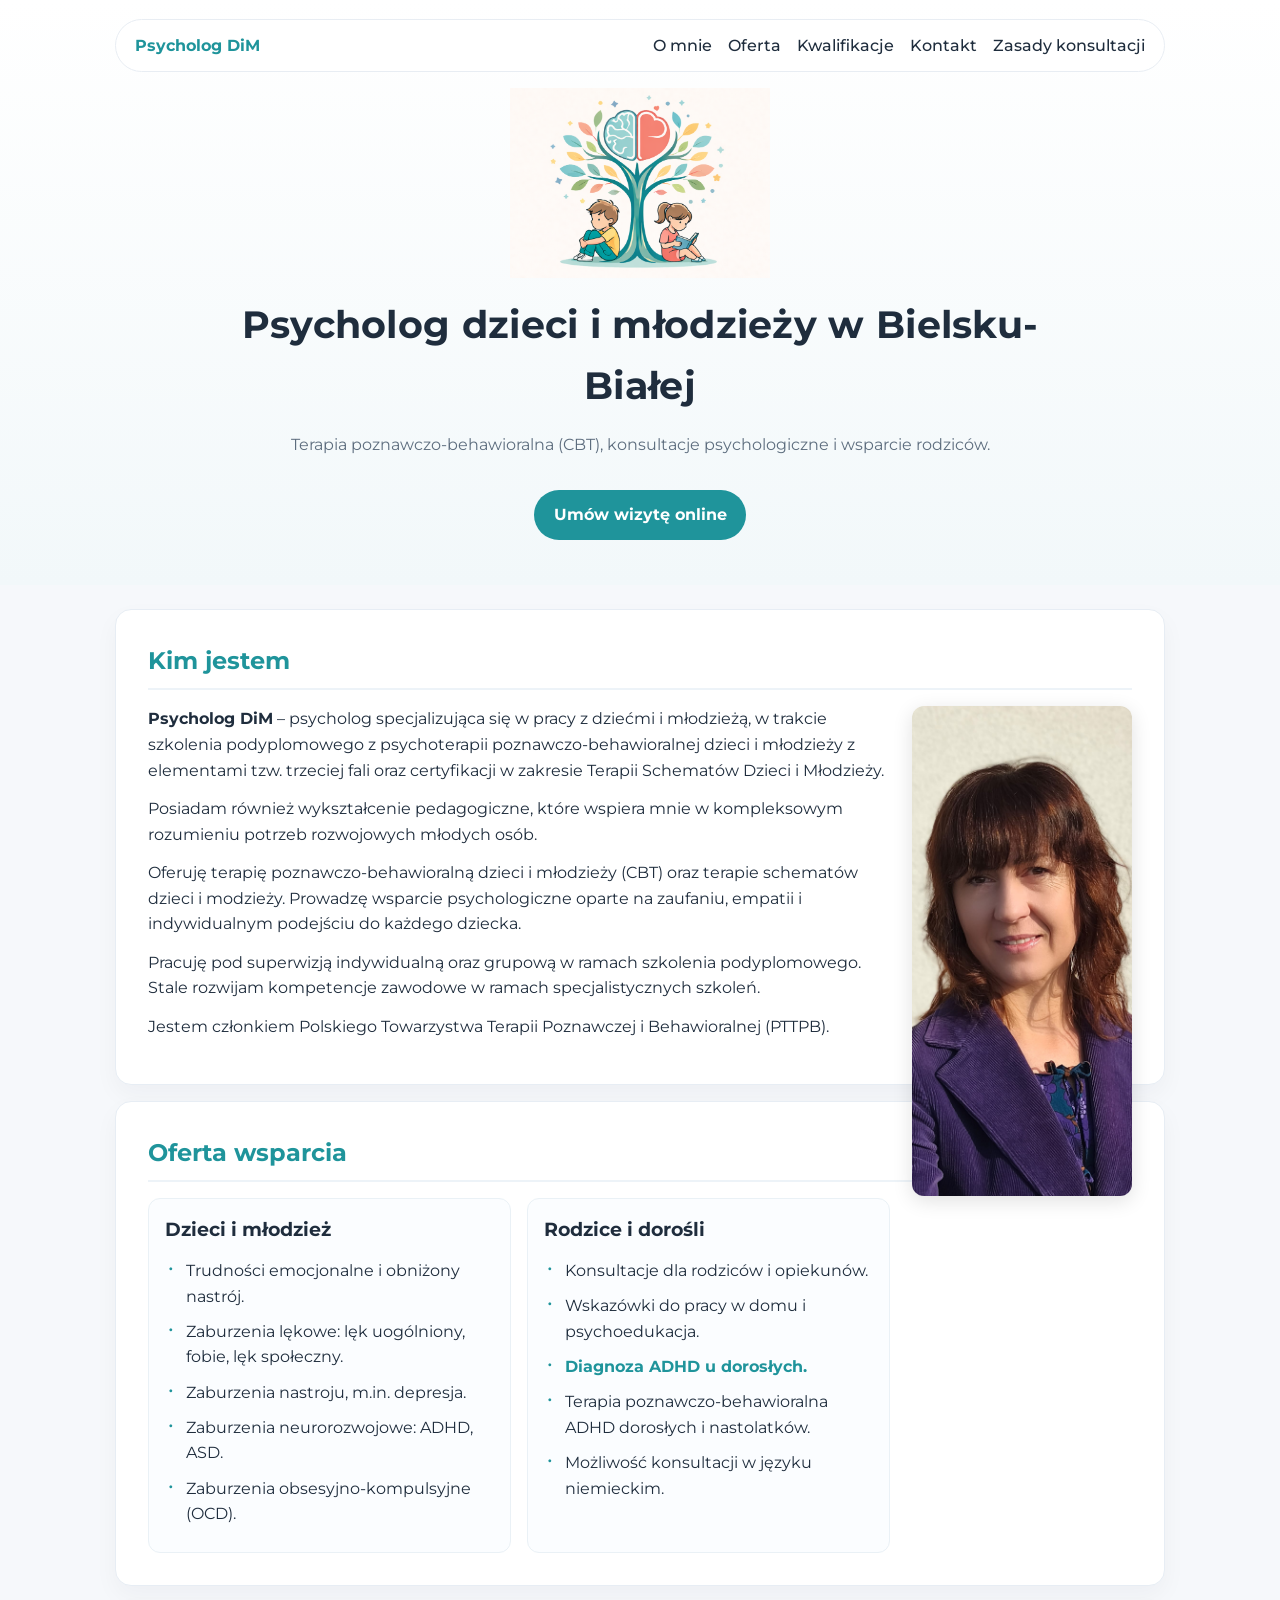
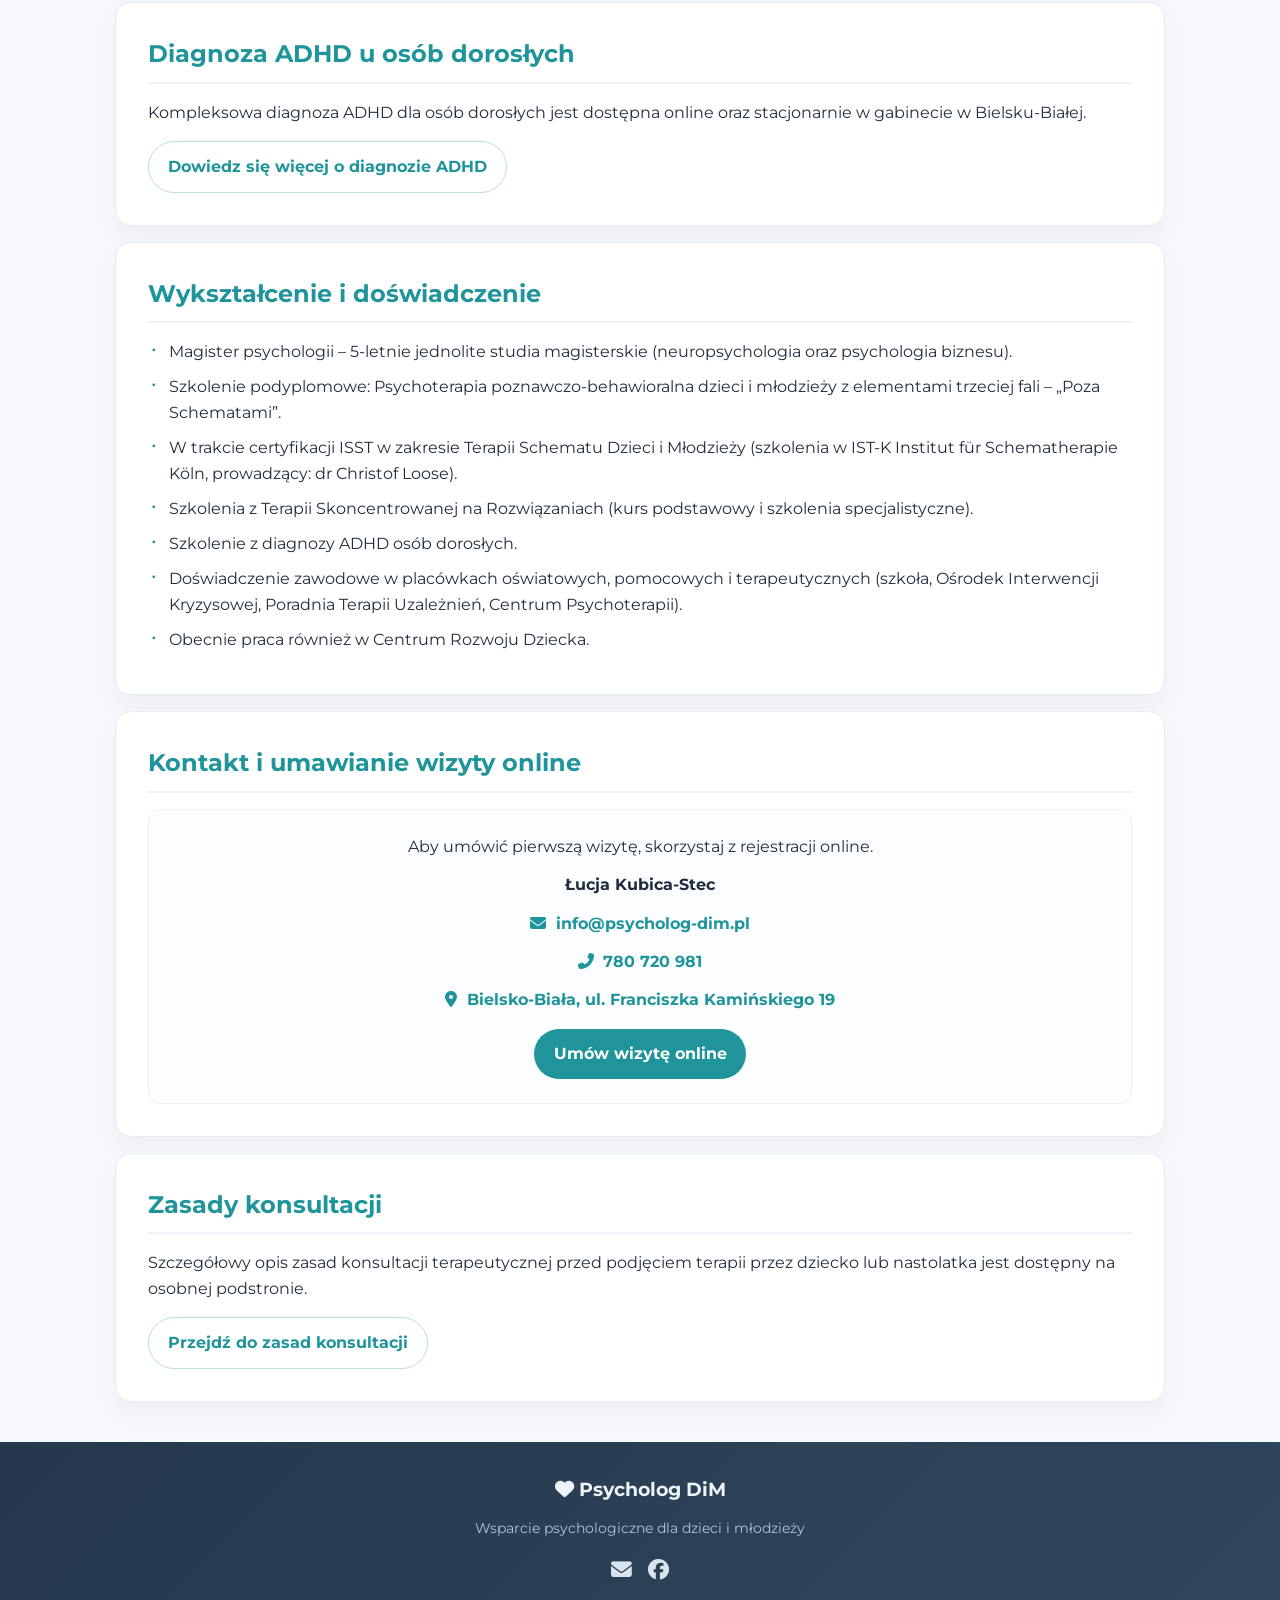
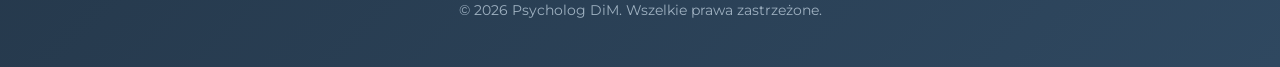
<file: index.html>
<!DOCTYPE html>
<html lang="pl">
<head>
    <!-- Google tag (gtag.js) -->
<script async src="https://www.googletagmanager.com/gtag/js?id=G-CJTLF5YWMM">
</script>
<script>
  window.dataLayer = window.dataLayer || [];
  function gtag(){dataLayer.push(arguments);}
  gtag('js', new Date());

  gtag('config', 'G-CJTLF5YWMM');
</script>
    <meta charset="UTF-8">
    <meta name="viewport" content="width=device-width, initial-scale=1.0">
    <title>Psycholog dzieci i młodzieży w Bielsku-Białej | Psycholog DiM</title>
    <meta name="description" content="Psycholog dzieci i młodzieży w Bielsku-Białej. Konsultacje psychologiczne, terapia CBT, wsparcie rodziców i diagnoza ADHD. Umów wizytę online.">
    <meta name="robots" content="index, follow">
    <meta name="author" content="Łucja Kubica-Stec">
    <link rel="canonical" href="https://psycholog-dim.pl/">

    <meta property="og:type" content="website">
    <meta property="og:locale" content="pl_PL">
    <meta property="og:title" content="Psycholog dzieci i młodzieży w Bielsku-Białej | Psycholog DiM">
    <meta property="og:description" content="Profesjonalne wsparcie psychologiczne dla dzieci, młodzieży i rodziców. Terapia CBT i konsultacje w Bielsku-Białej.">
    <meta property="og:url" content="https://psycholog-dim.pl/">
    <meta property="og:image" content="https://psycholog-dim.pl/logo.png">

    <meta name="twitter:card" content="summary_large_image">
    <meta name="twitter:title" content="Psycholog dzieci i młodzieży | Psycholog DiM">
    <meta name="twitter:description" content="Terapia poznawczo-behawioralna i konsultacje psychologiczne w Bielsku-Białej.">
    <meta name="twitter:image" content="https://psycholog-dim.pl/logo.png">

    <link rel="preconnect" href="https://fonts.googleapis.com">
    <link rel="preconnect" href="https://fonts.gstatic.com" crossorigin>
    <link href="https://fonts.googleapis.com/css2?family=Montserrat:wght@300;400;500;700&display=swap" rel="stylesheet">
    <link rel="stylesheet" href="https://cdnjs.cloudflare.com/ajax/libs/font-awesome/6.5.1/css/all.min.css">
    <link rel="stylesheet" href="styles.css">

    <script type="application/ld+json">
        {
            "@context": "https://schema.org",
            "@type": "PsychologicalTreatment",
            "name": "Psycholog DiM",
            "description": "Wsparcie psychologiczne dla dzieci, młodzieży i rodziców.",
            "url": "https://psycholog-dim.pl/",
            "image": "https://psycholog-dim.pl/logo.png",
            "telephone": "+48780720981",
            "email": "info@psycholog-dim.pl",
            "address": {
                "@type": "PostalAddress",
                "streetAddress": "ul. Franciszka Kamińskiego 19",
                "addressLocality": "Bielsko-Biała",
                "postalCode": "43-300",
                "addressCountry": "PL"
            },
            "areaServed": "Bielsko-Biała"
        }
    </script>
</head>
<body>
    <header class="hero" id="start">
        <nav class="main-nav" aria-label="Nawigacja główna">
            <a href="#start" class="brand-link">Psycholog DiM</a>
            <ul>
                <li><a href="#o-mnie">O mnie</a></li>
                <li><a href="#oferta">Oferta</a></li>
                <li><a href="#kwalifikacje">Kwalifikacje</a></li>
                <li><a href="#kontakt">Kontakt</a></li>
                <li><a href="zasady-konsultacji.html">Zasady konsultacji</a></li>
            </ul>
        </nav>

        <img src="logo.png" alt="Logo Psycholog DiM" class="logo-img">
        <h1>Psycholog dzieci i młodzieży w Bielsku-Białej</h1>
        <p class="subtitle">Terapia poznawczo-behawioralna (CBT), konsultacje psychologiczne i wsparcie rodziców.</p>
        <div class="hero-cta">
            <a href="https://rejestracja.medfile.pl/register/catalog/?uuid=5f5a3e92-1477-7877-af43-ebb44d523695" class="cta-button" target="_blank" rel="noopener noreferrer">Umów wizytę online</a>
        </div>
    </header>

    <main class="container">
        <section id="o-mnie">
            <h2>Kim jestem</h2>
            <img src="Ja.jpg" alt="Psycholog dzieci i młodzieży Łucja Kubica-Stec" class="about-photo">
            <p><strong>Psycholog DiM</strong> – psycholog specjalizująca się w pracy z dziećmi i młodzieżą, w trakcie szkolenia podyplomowego z psychoterapii poznawczo-behawioralnej dzieci i młodzieży z elementami tzw. trzeciej fali oraz certyfikacji w zakresie Terapii Schematów Dzieci i Młodzieży.</p>
            <p>Posiadam również wykształcenie pedagogiczne, które wspiera mnie w kompleksowym rozumieniu potrzeb rozwojowych młodych osób.
            <p>Oferuję terapię poznawczo-behawioralną dzieci i młodzieży (CBT) oraz terapie schematów dzieci i modzieży. 
            Prowadzę wsparcie psychologiczne oparte na zaufaniu, empatii i indywidualnym podejściu do każdego dziecka.</p>
            <p>Pracuję pod superwizją indywidualną oraz grupową w ramach szkolenia podyplomowego. Stale rozwijam kompetencje zawodowe w ramach specjalistycznych szkoleń.</p>
            <p>Jestem członkiem Polskiego Towarzystwa Terapii Poznawczej i Behawioralnej (PTTPB).</p>
        
       </section>
        <section id="oferta">
            <h2>Oferta wsparcia</h2>
            <div class="grid-two">
                <article class="card">
                    <h3>Dzieci i młodzież</h3>
                    <ul class="services-list">
                        <li>Trudności emocjonalne i obniżony nastrój.</li>
                        <li>Zaburzenia lękowe: lęk uogólniony, fobie, lęk społeczny.</li>
                        <li>Zaburzenia nastroju, m.in. depresja.</li>
                        <li>Zaburzenia neurorozwojowe: ADHD, ASD.</li>
                        <li>Zaburzenia obsesyjno-kompulsyjne (OCD).</li>
                    </ul>
                </article>
                <article class="card">
                    <h3>Rodzice i dorośli</h3>
                    <ul class="services-list">
                        <li>Konsultacje dla rodziców i opiekunów.</li>
                        <li>Wskazówki do pracy w domu i psychoedukacja.</li>
                        <li><a href="diagnoza-adhd-dorosli.html" class="inline-link">Diagnoza ADHD u dorosłych.</a></li>
                        <li>Terapia poznawczo-behawioralna ADHD dorosłych i nastolatków.</li>
                        <li>Możliwość konsultacji w języku niemieckim.</li>
                    </ul>
                </article>
            </div>
        </section>

        <section id="diagnoza-adhd">
            <h2>Diagnoza ADHD u osób dorosłych</h2>
            <p>Kompleksowa diagnoza ADHD dla osób dorosłych jest dostępna online oraz stacjonarnie w gabinecie w Bielsku-Białej.</p>
            <a href="diagnoza-adhd-dorosli.html" class="cta-link">Dowiedz się więcej o diagnozie ADHD</a>
        </section>

        <section id="kwalifikacje">
            <h2>Wykształcenie i doświadczenie</h2>
            <ul class="services-list">
                <li>Magister psychologii – 5-letnie jednolite studia magisterskie (neuropsychologia oraz psychologia biznesu).</li>
                <li>Szkolenie podyplomowe: Psychoterapia poznawczo-behawioralna dzieci i młodzieży z elementami trzeciej fali – „Poza Schematami”.</li>
                <li>W trakcie certyfikacji ISST w zakresie Terapii Schematu Dzieci i Młodzieży (szkolenia w IST-K Institut für Schematherapie Köln, prowadzący: dr Christof Loose).</li>
                <li>Szkolenia z Terapii Skoncentrowanej na Rozwiązaniach (kurs podstawowy i szkolenia specjalistyczne).</li>
                <li>Szkolenie z diagnozy ADHD osób dorosłych.</li>
                <li>Doświadczenie zawodowe w placówkach oświatowych, pomocowych i terapeutycznych (szkoła, Ośrodek Interwencji Kryzysowej, Poradnia Terapii Uzależnień, Centrum Psychoterapii).</li>
                <li>Obecnie praca również w Centrum Rozwoju Dziecka.</li>
            </ul>
        </section>

        <section id="kontakt">
            <h2>Kontakt i umawianie wizyty online</h2>
            <div class="contact-box">
                <p>Aby umówić pierwszą wizytę, skorzystaj z rejestracji online.</p>
                <p><strong>Łucja Kubica-Stec</strong></p>
                <p><i class="fas fa-envelope"></i> <a href="mailto:info@psycholog-dim.pl" class="email-link">info@psycholog-dim.pl</a></p>
                <p><i class="fas fa-phone-flip"></i> <span id="phone-placeholder"></span></p>
                <p><i class="fas fa-map-marker-alt"></i> <a href="https://maps.google.com/?q=ul.+Franciszka+Kami%C5%84skiego+19,+43-300+Bielsko-Bia%C5%82a" target="_blank" rel="noopener noreferrer" class="email-link">Bielsko-Biała, ul. Franciszka Kamińskiego 19</a></p>
                <a href="https://rejestracja.medfile.pl/register/catalog/?uuid=5f5a3e92-1477-7877-af43-ebb44d523695" class="cta-button" target="_blank" rel="noopener noreferrer">Umów wizytę online</a>
            </div>
        </section>

        <section id="zasady-konsultacji">
            <h2>Zasady konsultacji</h2>
            <p>Szczegółowy opis zasad konsultacji terapeutycznej przed podjęciem terapii przez dziecko lub nastolatka jest dostępny na osobnej podstronie.</p>
            <a href="zasady-konsultacji.html" class="cta-link">Przejdź do zasad konsultacji</a>
        </section>

    </main>

    <footer>
        <div class="footer-content">
            <p class="footer-brand"><i class="fas fa-heart"></i> Psycholog DiM</p>
            <p class="footer-tagline">Wsparcie psychologiczne dla dzieci i młodzieży</p>
            <div class="footer-contact">
                <a href="mailto:info@psycholog-dim.pl" aria-label="Napisz wiadomość e-mail"><i class="fas fa-envelope"></i></a>
                <a href="https://www.facebook.com/profile.php?id=61590129209311" target="_blank" rel="noopener noreferrer" aria-label="Odwiedź profil Psycholog DiM na Facebooku"><i class="fab fa-facebook"></i></a>
            </div>
            <p class="footer-copy">&copy; 2026 Psycholog DiM. Wszelkie prawa zastrzeżone.</p>
        </div>
    </footer>

    <script>
        (function () {
            var p = ['7', '8', '0', ' ', '7', '2', '0', ' ', '9', '8', '1'];
            var c = '+' + '4' + '8';
            var el = document.getElementById('phone-placeholder');
            var num = p.join('');
            var full = c + num.replace(/ /g, '');
            var a = document.createElement('a');
            a.href = 'tel:' + full;
            a.className = 'phone-link';
            a.textContent = num;
            el.appendChild(a);
        })();
    </script>
</body>
</html>
</file>
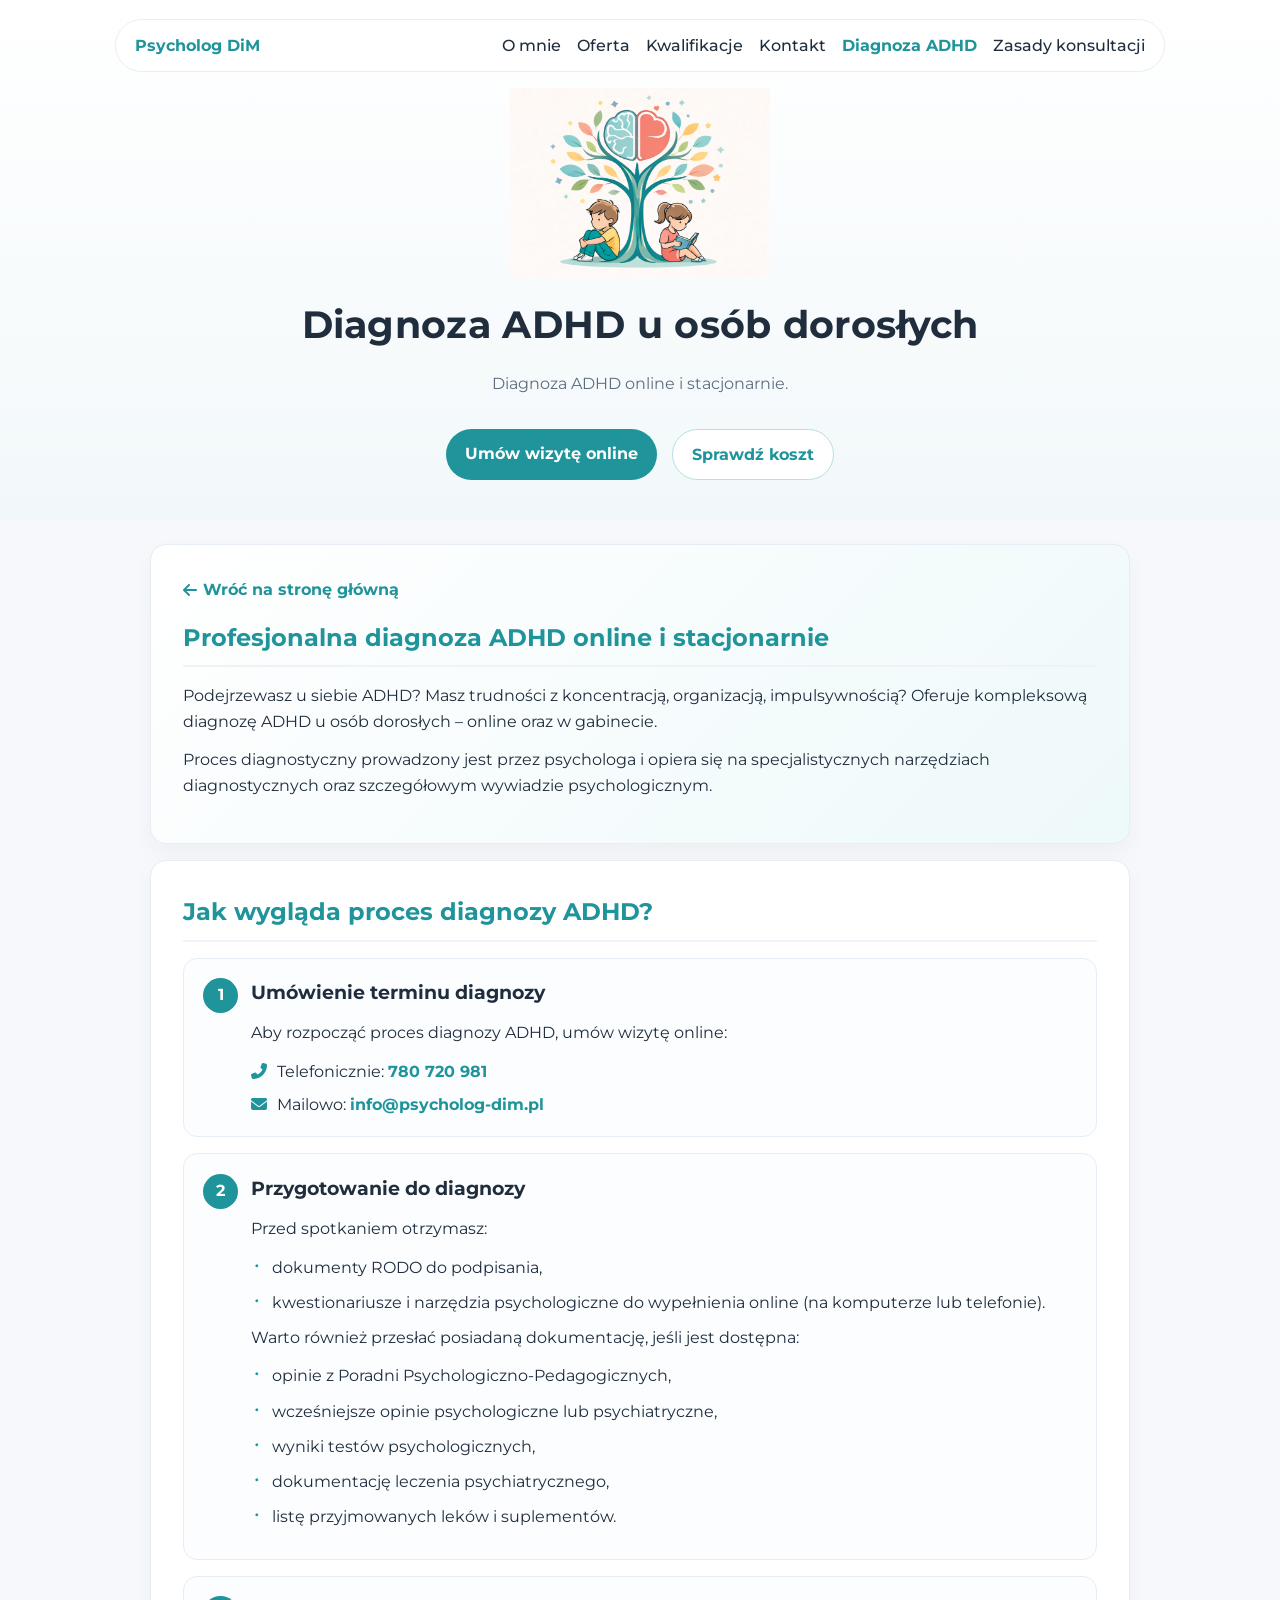
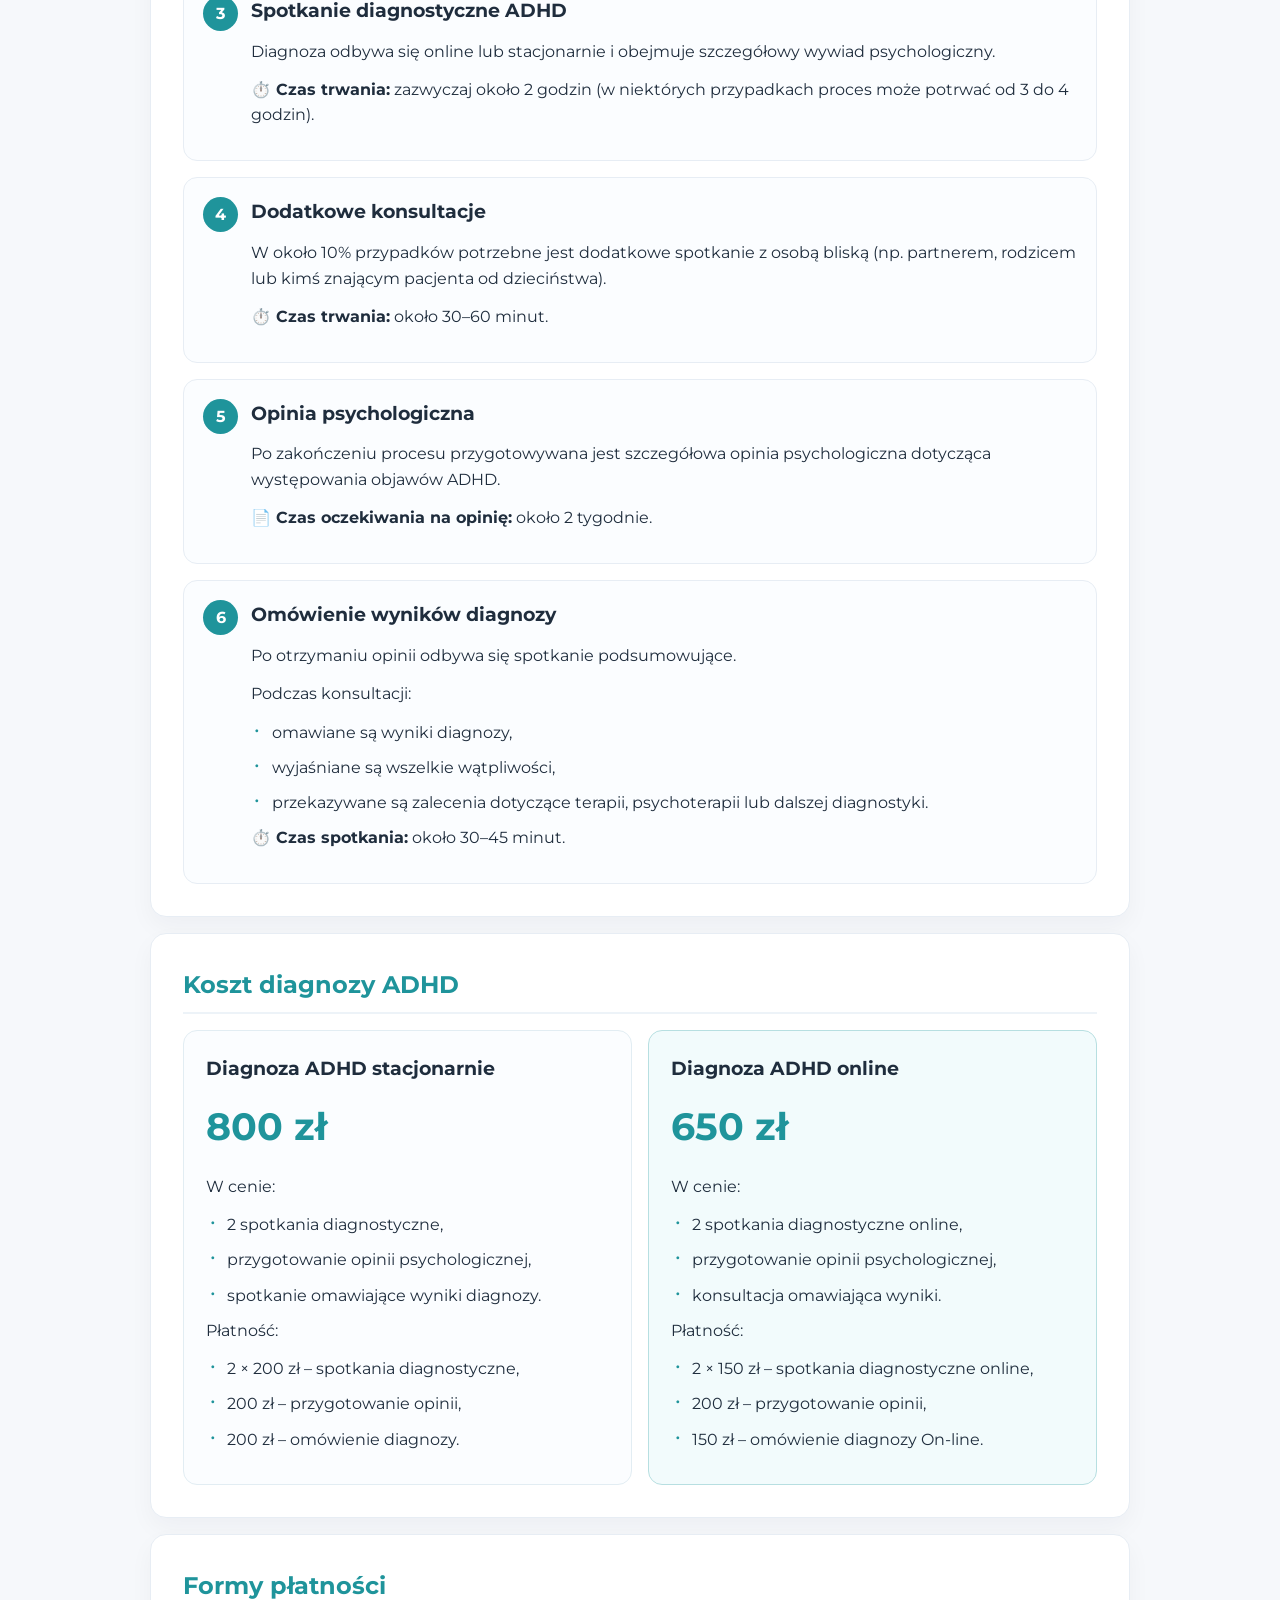
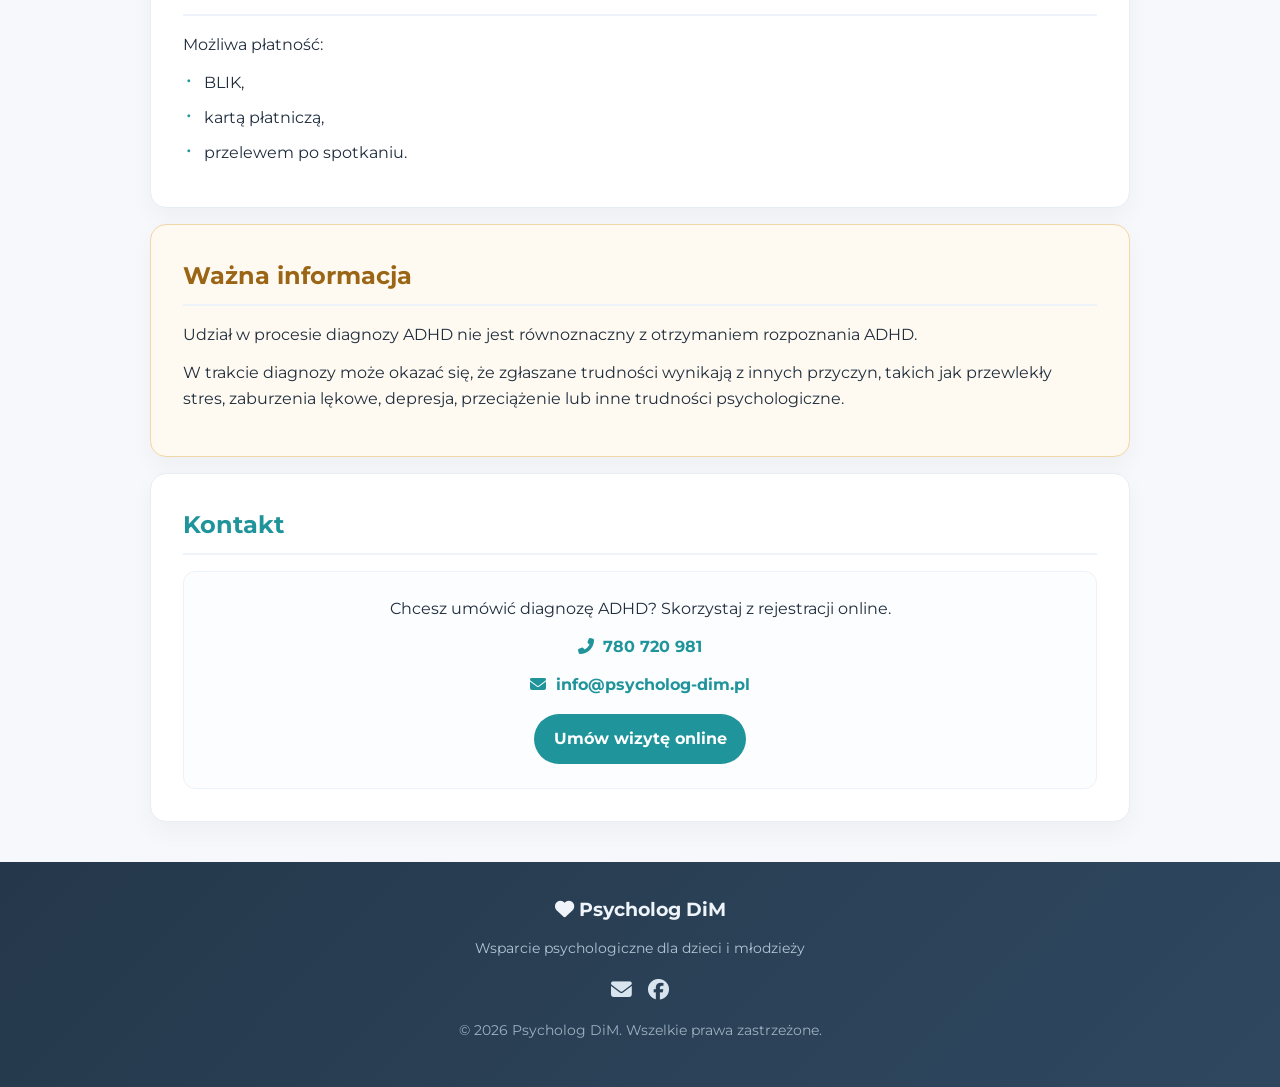
<file: diagnoza-adhd-dorosli.html>
<!DOCTYPE html>
<html lang="pl">
<head>
    <!-- Google tag (gtag.js) -->
<script async src="https://www.googletagmanager.com/gtag/js?id=G-CJTLF5YWMM">
</script>
<script>
  window.dataLayer = window.dataLayer || [];
  function gtag(){dataLayer.push(arguments);}
  gtag('js', new Date());

  gtag('config', 'G-CJTLF5YWMM');
</script>
    <meta charset="UTF-8">
    <meta name="viewport" content="width=device-width, initial-scale=1.0">
    <title>Diagnoza ADHD u dorosłych online i stacjonarnie | Psycholog DiM</title>
    <meta name="description" content="Profesjonalna diagnoza ADHD u osób dorosłych online i stacjonarnie w Bielsku-Białej. Szczegółowy wywiad psychologiczny, narzędzia diagnostyczne i opinia psychologiczna.">
    <meta name="robots" content="index, follow">
    <meta name="author" content="Łucja Kubica-Stec">
    <link rel="canonical" href="https://psycholog-dim.pl/diagnoza-adhd-dorosli.html">

    <meta property="og:type" content="article">
    <meta property="og:locale" content="pl_PL">
    <meta property="og:title" content="Diagnoza ADHD u dorosłych online i stacjonarnie | Psycholog DiM">
    <meta property="og:description" content="Kompleksowa diagnoza ADHD u osób dorosłych prowadzona przez psychologa – online oraz w gabinecie.">
    <meta property="og:url" content="https://psycholog-dim.pl/diagnoza-adhd-dorosli.html">
    <meta property="og:image" content="https://psycholog-dim.pl/logo.png">

    <meta name="twitter:card" content="summary_large_image">
    <meta name="twitter:title" content="Diagnoza ADHD u dorosłych | Psycholog DiM">
    <meta name="twitter:description" content="Profesjonalna diagnoza ADHD online i stacjonarnie w Bielsku-Białej.">
    <meta name="twitter:image" content="https://psycholog-dim.pl/logo.png">

    <link rel="preconnect" href="https://fonts.googleapis.com">
    <link rel="preconnect" href="https://fonts.gstatic.com" crossorigin>
    <link href="https://fonts.googleapis.com/css2?family=Montserrat:wght@300;400;500;700&display=swap" rel="stylesheet">
    <link rel="stylesheet" href="https://cdnjs.cloudflare.com/ajax/libs/font-awesome/6.5.1/css/all.min.css">
    <link rel="stylesheet" href="styles.css">
</head>
<body>
    <header class="hero page-hero" id="start">
        <nav class="main-nav" aria-label="Nawigacja główna">
            <a href="index.html#start" class="brand-link">Psycholog DiM</a>
            <ul>
                <li><a href="index.html#o-mnie">O mnie</a></li>
                <li><a href="index.html#oferta">Oferta</a></li>
                <li><a href="index.html#kwalifikacje">Kwalifikacje</a></li>
                <li><a href="index.html#kontakt">Kontakt</a></li>
                <li><a href="diagnoza-adhd-dorosli.html" aria-current="page">Diagnoza ADHD</a></li>
                <li><a href="zasady-konsultacji.html">Zasady konsultacji</a></li>
            </ul>
        </nav>

        <img src="logo.png" alt="Logo Psycholog DiM" class="logo-img">
        <h1>Diagnoza ADHD u osób dorosłych</h1>
        <p class="subtitle">Diagnoza ADHD online i stacjonarnie.</p>
        <div class="hero-cta">
            <a href="https://rejestracja.medfile.pl/register/catalog/?uuid=5f5a3e92-1477-7877-af43-ebb44d523695" class="cta-button" target="_blank" rel="noopener noreferrer">Umów wizytę online</a>
            <a href="#koszt-diagnozy" class="cta-link">Sprawdź koszt</a>
        </div>
    </header>

    <main class="container">
        <section class="adhd-page-section adhd-intro">
            <a href="index.html" class="back-link"><i class="fas fa-arrow-left"></i> Wróć na stronę główną</a>
            <h2>Profesjonalna diagnoza ADHD online i stacjonarnie</h2>
            <p>Podejrzewasz u siebie ADHD? Masz trudności z koncentracją, organizacją, impulsywnością? Oferuje kompleksową diagnozę ADHD u osób dorosłych – online oraz w gabinecie.</p>
            <p>Proces diagnostyczny prowadzony jest przez psychologa i opiera się na specjalistycznych narzędziach diagnostycznych oraz szczegółowym wywiadzie psychologicznym.</p>
        </section>

        <section class="adhd-page-section" id="proces-diagnozy">
            <h2>Jak wygląda proces diagnozy ADHD?</h2>
            <ol class="diagnosis-steps">
                <li>
                    <h3>Umówienie terminu diagnozy</h3>
                    <p>Aby rozpocząć proces diagnozy ADHD, umów wizytę online:</p>
                    <ul class="contact-list">
                        <li><i class="fas fa-phone-flip"></i> Telefonicznie: <a href="tel:+48780720981" class="phone-link">780 720 981</a></li>
                        <li><i class="fas fa-envelope"></i> Mailowo: <a href="mailto:info@psycholog-dim.pl" class="email-link">info@psycholog-dim.pl</a></li>
                    </ul>
                </li>
                <li>
                    <h3>Przygotowanie do diagnozy</h3>
                    <p>Przed spotkaniem otrzymasz:</p>
                    <ul class="services-list">
                        <li>dokumenty RODO do podpisania,</li>
                        <li>kwestionariusze i narzędzia psychologiczne do wypełnienia online (na komputerze lub telefonie).</li>
                    </ul>
                    <p>Warto również przesłać posiadaną dokumentację, jeśli jest dostępna:</p>
                    <ul class="services-list">
                        <li>opinie z Poradni Psychologiczno-Pedagogicznych,</li>
                        <li>wcześniejsze opinie psychologiczne lub psychiatryczne,</li>
                        <li>wyniki testów psychologicznych,</li>
                        <li>dokumentację leczenia psychiatrycznego,</li>
                        <li>listę przyjmowanych leków i suplementów.</li>
                    </ul>
                </li>
                <li>
                    <h3>Spotkanie diagnostyczne ADHD</h3>
                    <p>Diagnoza odbywa się online lub stacjonarnie i obejmuje szczegółowy wywiad psychologiczny.</p>
                    <p><strong>⏱️ Czas trwania:</strong> zazwyczaj około 2 godzin (w niektórych przypadkach proces może potrwać od 3 do 4 godzin).</p>
                </li>
                <li>
                    <h3>Dodatkowe konsultacje</h3>
                    <p>W około 10% przypadków potrzebne jest dodatkowe spotkanie z osobą bliską (np. partnerem, rodzicem lub kimś znającym pacjenta od dzieciństwa).</p>
                    <p><strong>⏱️ Czas trwania:</strong> około 30–60 minut.</p>
                </li>
                <li>
                    <h3>Opinia psychologiczna</h3>
                    <p>Po zakończeniu procesu przygotowywana jest szczegółowa opinia psychologiczna dotycząca występowania objawów ADHD.</p>
                    <p><strong>📄 Czas oczekiwania na opinię:</strong> około 2 tygodnie.</p>
                </li>
                <li>
                    <h3>Omówienie wyników diagnozy</h3>
                    <p>Po otrzymaniu opinii odbywa się spotkanie podsumowujące.</p>
                    <p>Podczas konsultacji:</p>
                    <ul class="services-list">
                        <li>omawiane są wyniki diagnozy,</li>
                        <li>wyjaśniane są wszelkie wątpliwości,</li>
                        <li>przekazywane są zalecenia dotyczące terapii, psychoterapii lub dalszej diagnostyki.</li>
                    </ul>
                    <p><strong>⏱️ Czas spotkania:</strong> około 30–45 minut.</p>
                </li>
            </ol>
        </section>

        <section class="adhd-page-section" id="koszt-diagnozy">
            <h2>Koszt diagnozy ADHD</h2>
            <div class="pricing-grid">
                <article class="price-card">
                    <h3>Diagnoza ADHD stacjonarnie</h3>
                    <p class="price">800 zł</p>
                    <p>W cenie:</p>
                    <ul class="services-list">
                        <li>2 spotkania diagnostyczne,</li>
                        <li>przygotowanie opinii psychologicznej,</li>
                        <li>spotkanie omawiające wyniki diagnozy.</li>
                    </ul>
                    <p>Płatność:</p>
                    <ul class="services-list">
                        <li>2 × 200 zł – spotkania diagnostyczne,</li>
                        <li>200 zł – przygotowanie opinii,</li>
                        <li>200 zł – omówienie diagnozy.</li>
                    </ul>
                </article>
                <article class="price-card highlighted-price">
                    <h3>Diagnoza ADHD online</h3>
                    <p class="price">650 zł</p>
                    <p>W cenie:</p>
                    <ul class="services-list">
                        <li>2 spotkania diagnostyczne online,</li>
                        <li>przygotowanie opinii psychologicznej,</li>
                        <li>konsultacja omawiająca wyniki.</li>
                    </ul>
                    <p>Płatność:</p>
                    <ul class="services-list">
                        <li>2 × 150 zł – spotkania diagnostyczne online,</li>
                        <li>200 zł – przygotowanie opinii,</li>
                        <li>150 zł – omówienie diagnozy On-line.</li>
                    </ul>
                </article>
            </div>
        </section>

        <section class="adhd-page-section" id="platnosc">
            <h2>Formy płatności</h2>
            <p>Możliwa płatność:</p>
            <ul class="services-list">
                <li>BLIK,</li>
                <li>kartą płatniczą,</li>
                <li>przelewem po spotkaniu.</li>
            </ul>
        </section>

        <section class="adhd-page-section important-note">
            <h2>Ważna informacja</h2>
            <p>Udział w procesie diagnozy ADHD nie jest równoznaczny z otrzymaniem rozpoznania ADHD.</p>
            <p>W trakcie diagnozy może okazać się, że zgłaszane trudności wynikają z innych przyczyn, takich jak przewlekły stres, zaburzenia lękowe, depresja, przeciążenie lub inne trudności psychologiczne.</p>
        </section>

        <section class="adhd-page-section" id="kontakt-adhd">
            <h2>Kontakt</h2>
            <div class="contact-box">
                <p>Chcesz umówić diagnozę ADHD? Skorzystaj z rejestracji online.</p>
                <p><i class="fas fa-phone-flip"></i> <a href="tel:+48780720981" class="phone-link">780 720 981</a></p>
                <p><i class="fas fa-envelope"></i> <a href="mailto:info@psycholog-dim.pl?subject=Diagnoza%20ADHD%20u%20osoby%20doros%C5%82ej" class="email-link">info@psycholog-dim.pl</a></p>
                <a href="https://rejestracja.medfile.pl/register/catalog/?uuid=5f5a3e92-1477-7877-af43-ebb44d523695" class="cta-button" target="_blank" rel="noopener noreferrer">Umów wizytę online</a>
            </div>
        </section>
    </main>

    <footer>
        <div class="footer-content">
            <p class="footer-brand"><i class="fas fa-heart"></i> Psycholog DiM</p>
            <p class="footer-tagline">Wsparcie psychologiczne dla dzieci i młodzieży</p>
            <div class="footer-contact">
                <a href="mailto:info@psycholog-dim.pl" aria-label="Napisz wiadomość e-mail"><i class="fas fa-envelope"></i></a>
                <a href="https://www.facebook.com/profile.php?id=61590129209311" target="_blank" rel="noopener noreferrer" aria-label="Odwiedź profil Psycholog DiM na Facebooku"><i class="fab fa-facebook"></i></a>
            </div>
            <p class="footer-copy">&copy; 2026 Psycholog DiM. Wszelkie prawa zastrzeżone.</p>
        </div>
    </footer>
</body>
</html>
</file>
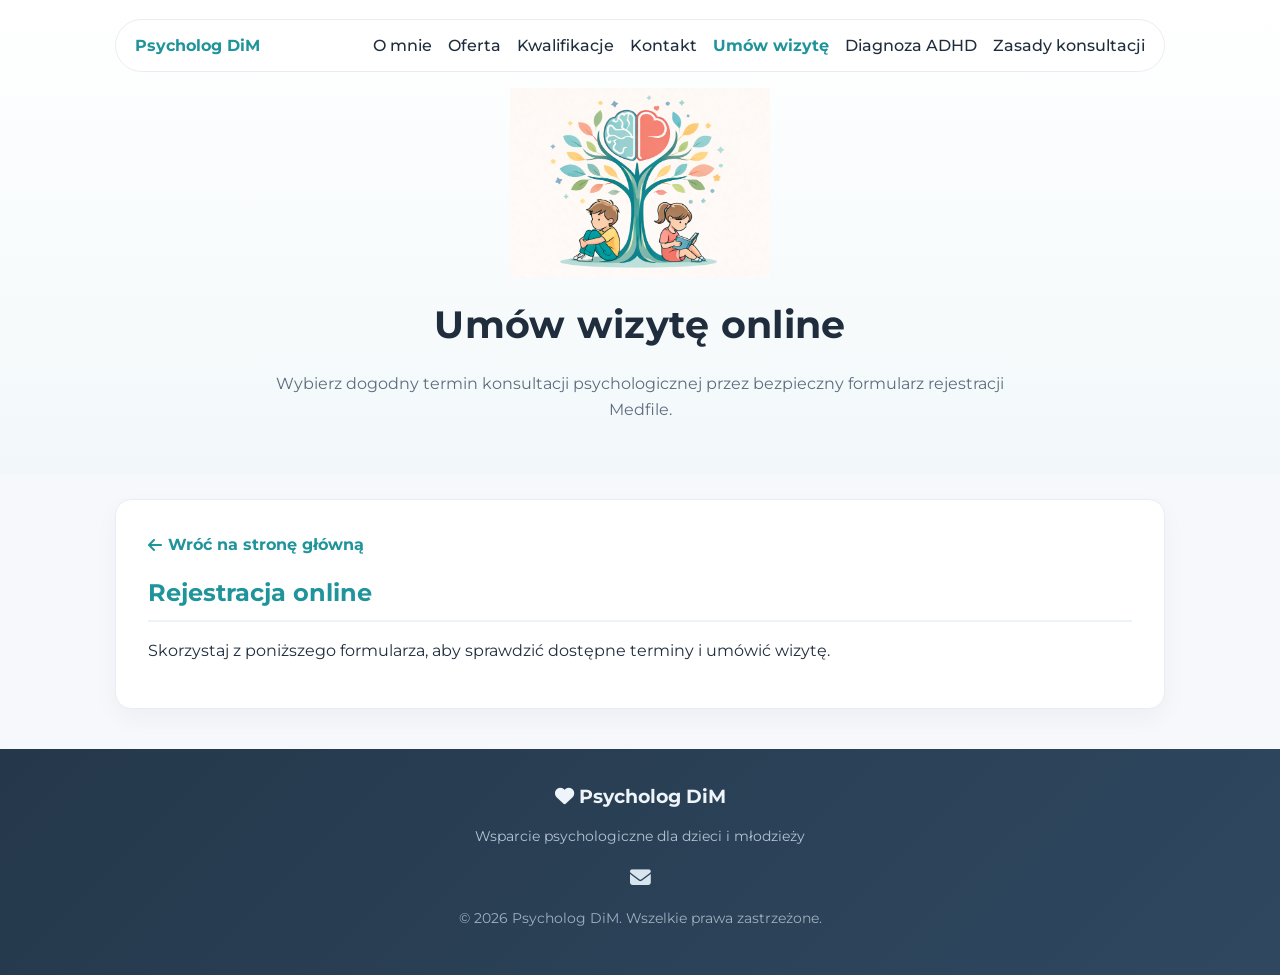
<file: umow-wizyte.html>
<!DOCTYPE html>
<html lang="pl">
<head>
    <!-- Google tag (gtag.js) -->
<script async src="https://www.googletagmanager.com/gtag/js?id=G-CJTLF5YWMM">
</script>
<script>
  window.dataLayer = window.dataLayer || [];
  function gtag(){dataLayer.push(arguments);}
  gtag('js', new Date());

  gtag('config', 'G-CJTLF5YWMM');
</script>
    <meta charset="UTF-8">
    <meta name="viewport" content="width=device-width, initial-scale=1.0">
    <title>Umów wizytę online | Psycholog DiM</title>
    <meta name="description" content="Umów wizytę online w gabinecie Psycholog DiM w Bielsku-Białej. Rejestracja przez kalendarz Medfile.">
    <meta name="robots" content="index, follow">
    <meta name="author" content="Łucja Kubica-Stec">
    <link rel="canonical" href="https://psycholog-dim.pl/umow-wizyte.html">

    <meta property="og:type" content="website">
    <meta property="og:locale" content="pl_PL">
    <meta property="og:title" content="Umów wizytę online | Psycholog DiM">
    <meta property="og:description" content="Wybierz dogodny termin konsultacji psychologicznej przez rejestrację online Medfile.">
    <meta property="og:url" content="https://psycholog-dim.pl/umow-wizyte.html">
    <meta property="og:image" content="https://psycholog-dim.pl/logo.png">

    <meta name="twitter:card" content="summary_large_image">
    <meta name="twitter:title" content="Umów wizytę online | Psycholog DiM">
    <meta name="twitter:description" content="Rejestracja online na konsultację psychologiczną w gabinecie Psycholog DiM.">
    <meta name="twitter:image" content="https://psycholog-dim.pl/logo.png">

    <link rel="preconnect" href="https://fonts.googleapis.com">
    <link rel="preconnect" href="https://fonts.gstatic.com" crossorigin>
    <link href="https://fonts.googleapis.com/css2?family=Montserrat:wght@300;400;500;700&display=swap" rel="stylesheet">
    <link rel="stylesheet" href="https://cdnjs.cloudflare.com/ajax/libs/font-awesome/6.5.1/css/all.min.css">
    <link rel="stylesheet" href="styles.css">
</head>
<body>
    <header class="hero page-hero" id="start">
        <nav class="main-nav" aria-label="Nawigacja główna">
            <a href="index.html#start" class="brand-link">Psycholog DiM</a>
            <ul>
                <li><a href="index.html#o-mnie">O mnie</a></li>
                <li><a href="index.html#oferta">Oferta</a></li>
                <li><a href="index.html#kwalifikacje">Kwalifikacje</a></li>
                <li><a href="index.html#kontakt">Kontakt</a></li>
                <li><a href="umow-wizyte.html" aria-current="page">Umów wizytę</a></li>
                <li><a href="diagnoza-adhd-dorosli.html">Diagnoza ADHD</a></li>
                <li><a href="zasady-konsultacji.html">Zasady konsultacji</a></li>
            </ul>
        </nav>

        <img src="logo.png" alt="Logo Psycholog DiM" class="logo-img">
        <h1>Umów wizytę online</h1>
        <p class="subtitle">Wybierz dogodny termin konsultacji psychologicznej przez bezpieczny formularz rejestracji Medfile.</p>
    </header>

    <main class="container">
        <section class="booking-page-section">
            <a href="index.html" class="back-link"><i class="fas fa-arrow-left"></i> Wróć na stronę główną</a>
            <h2>Rejestracja online</h2>
            <p>Skorzystaj z poniższego formularza, aby sprawdzić dostępne terminy i umówić wizytę.</p>
            <div class="medfile-widget-box" aria-label="Formularz rejestracji online Medfile">
                <div id="medfile-register-widget" data-src="https://rejestracja.medfile.pl/register/catalog/?uuid=5f5a3e92-1477-7877-af43-ebb44d523695" data-tracker=""></div>
            </div>
        </section>
    </main>

    <footer>
        <div class="footer-content">
            <p class="footer-brand"><i class="fas fa-heart"></i> Psycholog DiM</p>
            <p class="footer-tagline">Wsparcie psychologiczne dla dzieci i młodzieży</p>
            <div class="footer-contact">
                <a href="mailto:info@psycholog-dim.pl" aria-label="Napisz wiadomość e-mail"><i class="fas fa-envelope"></i></a>
            </div>
            <p class="footer-copy">&copy; 2026 Psycholog DiM. Wszelkie prawa zastrzeżone.</p>
        </div>
    </footer>

    <script src="https://rejestracja.medfile.pl/js/register.widget.js"></script>
</body>
</html>
</file>
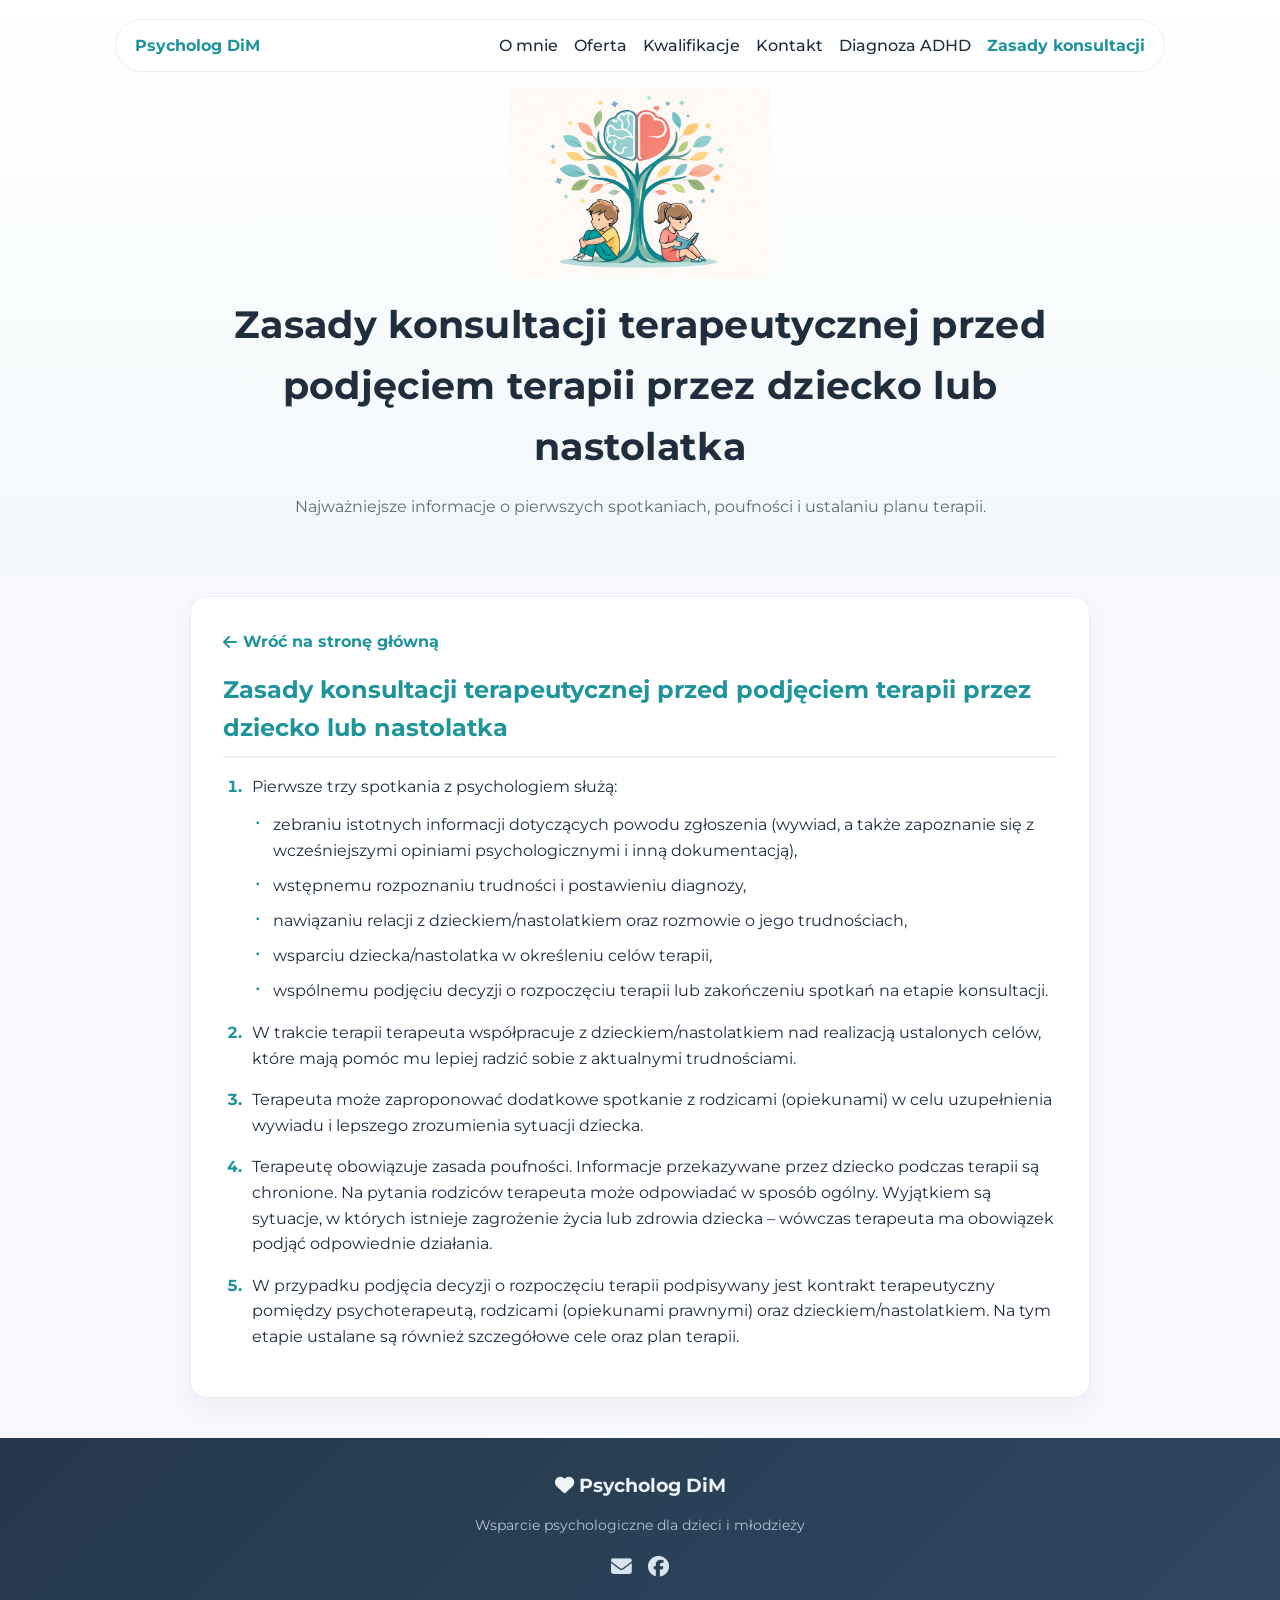
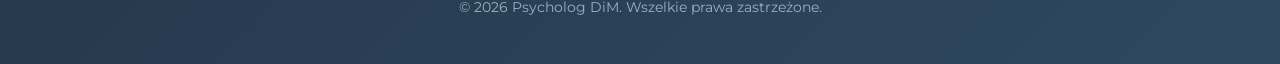
<file: zasady-konsultacji.html>
<!DOCTYPE html>
<html lang="pl">
<head>
    <!-- Google tag (gtag.js) -->
<script async src="https://www.googletagmanager.com/gtag/js?id=G-CJTLF5YWMM">
</script>
<script>
  window.dataLayer = window.dataLayer || [];
  function gtag(){dataLayer.push(arguments);}
  gtag('js', new Date());

  gtag('config', 'G-CJTLF5YWMM');
</script>
    <meta charset="UTF-8">
    <meta name="viewport" content="width=device-width, initial-scale=1.0">
    <title>Zasady konsultacji terapeutycznej | Psycholog DiM</title>
    <meta name="description" content="Zasady konsultacji terapeutycznej przed podjęciem terapii przez dziecko lub nastolatka w gabinecie Psycholog DiM w Bielsku-Białej.">
    <meta name="robots" content="index, follow">
    <meta name="author" content="Łucja Kubica-Stec">
    <link rel="canonical" href="https://psycholog-dim.pl/zasady-konsultacji.html">

    <meta property="og:type" content="article">
    <meta property="og:locale" content="pl_PL">
    <meta property="og:title" content="Zasady konsultacji terapeutycznej | Psycholog DiM">
    <meta property="og:description" content="Szczegółowe zasady konsultacji terapeutycznej przed rozpoczęciem terapii dziecka lub nastolatka.">
    <meta property="og:url" content="https://psycholog-dim.pl/zasady-konsultacji.html">
    <meta property="og:image" content="https://psycholog-dim.pl/logo.png">

    <meta name="twitter:card" content="summary_large_image">
    <meta name="twitter:title" content="Zasady konsultacji terapeutycznej | Psycholog DiM">
    <meta name="twitter:description" content="Jak wyglądają konsultacje terapeutyczne przed rozpoczęciem terapii dziecka lub nastolatka.">
    <meta name="twitter:image" content="https://psycholog-dim.pl/logo.png">

    <link rel="preconnect" href="https://fonts.googleapis.com">
    <link rel="preconnect" href="https://fonts.gstatic.com" crossorigin>
    <link href="https://fonts.googleapis.com/css2?family=Montserrat:wght@300;400;500;700&display=swap" rel="stylesheet">
    <link rel="stylesheet" href="https://cdnjs.cloudflare.com/ajax/libs/font-awesome/6.5.1/css/all.min.css">
    <link rel="stylesheet" href="styles.css">
</head>
<body>
    <header class="hero page-hero" id="start">
        <nav class="main-nav" aria-label="Nawigacja główna">
            <a href="index.html#start" class="brand-link">Psycholog DiM</a>
            <ul>
                <li><a href="index.html#o-mnie">O mnie</a></li>
                <li><a href="index.html#oferta">Oferta</a></li>
                <li><a href="index.html#kwalifikacje">Kwalifikacje</a></li>
                <li><a href="index.html#kontakt">Kontakt</a></li>
                <li><a href="diagnoza-adhd-dorosli.html">Diagnoza ADHD</a></li>
                <li><a href="zasady-konsultacji.html" aria-current="page">Zasady konsultacji</a></li>
            </ul>
        </nav>

        <img src="logo.png" alt="Logo Psycholog DiM" class="logo-img">
        <h1>Zasady konsultacji terapeutycznej przed podjęciem terapii przez dziecko lub nastolatka</h1>
        <p class="subtitle">Najważniejsze informacje o pierwszych spotkaniach, poufności i ustalaniu planu terapii.</p>
    </header>

    <main class="container">
        <section id="zasady-konsultacji" class="rules-page-section">
            <a href="index.html" class="back-link"><i class="fas fa-arrow-left"></i> Wróć na stronę główną</a>
            <h2>Zasady konsultacji terapeutycznej przed podjęciem terapii przez dziecko lub nastolatka</h2>
            <ol class="consultation-rules">
                <li>
                    <p>Pierwsze trzy spotkania z psychologiem służą:</p>
                    <ul class="services-list">
                        <li>zebraniu istotnych informacji dotyczących powodu zgłoszenia (wywiad, a także zapoznanie się z wcześniejszymi opiniami psychologicznymi i inną dokumentacją),</li>
                        <li>wstępnemu rozpoznaniu trudności i postawieniu diagnozy,</li>
                        <li>nawiązaniu relacji z dzieckiem/nastolatkiem oraz rozmowie o jego trudnościach,</li>
                        <li>wsparciu dziecka/nastolatka w określeniu celów terapii,</li>
                        <li>wspólnemu podjęciu decyzji o rozpoczęciu terapii lub zakończeniu spotkań na etapie konsultacji.</li>
                    </ul>
                </li>
                <li>W trakcie terapii terapeuta współpracuje z dzieckiem/nastolatkiem nad realizacją ustalonych celów, które mają pomóc mu lepiej radzić sobie z aktualnymi trudnościami.</li>
                <li>Terapeuta może zaproponować dodatkowe spotkanie z rodzicami (opiekunami) w celu uzupełnienia wywiadu i lepszego zrozumienia sytuacji dziecka.</li>
                <li>Terapeutę obowiązuje zasada poufności. Informacje przekazywane przez dziecko podczas terapii są chronione. Na pytania rodziców terapeuta może odpowiadać w sposób ogólny. Wyjątkiem są sytuacje, w których istnieje zagrożenie życia lub zdrowia dziecka – wówczas terapeuta ma obowiązek podjąć odpowiednie działania.</li>
                <li>W przypadku podjęcia decyzji o rozpoczęciu terapii podpisywany jest kontrakt terapeutyczny pomiędzy psychoterapeutą, rodzicami (opiekunami prawnymi) oraz dzieckiem/nastolatkiem. Na tym etapie ustalane są również szczegółowe cele oraz plan terapii.</li>
            </ol>
        </section>
    </main>

    <footer>
        <div class="footer-content">
            <p class="footer-brand"><i class="fas fa-heart"></i> Psycholog DiM</p>
            <p class="footer-tagline">Wsparcie psychologiczne dla dzieci i młodzieży</p>
            <div class="footer-contact">
                <a href="mailto:info@psycholog-dim.pl" aria-label="Napisz wiadomość e-mail"><i class="fas fa-envelope"></i></a>
                <a href="https://www.facebook.com/profile.php?id=61590129209311" target="_blank" rel="noopener noreferrer" aria-label="Odwiedź profil Psycholog DiM na Facebooku"><i class="fab fa-facebook"></i></a>
            </div>
            <p class="footer-copy">&copy; 2026 Psycholog DiM. Wszelkie prawa zastrzeżone.</p>
        </div>
    </footer>
</body>
</html>
</file>
<file: styles.css>
:root {
    --primary-color: #1f949b;
    --primary-dark: #16737a;
    --text-color: #1f2d3d;
    --muted: #5d6d7e;
    --background-color: #f6f8fb;
    --card-bg: #ffffff;
}

* {
    margin: 0;
    padding: 0;
    box-sizing: border-box;
}

html {
    scroll-behavior: smooth;
}

body {
    font-family: 'Montserrat', system-ui, -apple-system, BlinkMacSystemFont, 'Segoe UI', Roboto, sans-serif;
    line-height: 1.6;
    color: var(--text-color);
    background: var(--background-color);
}

.main-nav {
    width: min(1050px, 100%);
    display: flex;
    justify-content: space-between;
    align-items: center;
    gap: 1rem;
    padding: 0.8rem 1.2rem;
    background: rgba(255, 255, 255, 0.95);
    border: 1px solid #e8edf3;
    border-radius: 999px;
    position: sticky;
    top: 0.8rem;
    z-index: 20;
    backdrop-filter: blur(6px);
}

.main-nav ul {
    display: flex;
    list-style: none;
    gap: 1rem;
}

.main-nav a {
    color: var(--text-color);
    text-decoration: none;
    font-weight: 500;
}

.main-nav a:hover,
.main-nav a:focus {
    color: var(--primary-color);
}

.brand-link {
    font-weight: 700 !important;
    color: var(--primary-color) !important;
}

.hero {
    padding: 1.2rem 1rem 2.5rem;
    min-height: 65vh;
    display: flex;
    flex-direction: column;
    align-items: center;
    text-align: center;
    gap: 1rem;
    background: linear-gradient(180deg, #ffffff 0%, #f2f8fa 100%);
}

.logo-img {
    max-width: 260px;
    height: auto;
}

h1 {
    font-size: clamp(1.8rem, 3vw, 2.8rem);
    letter-spacing: 0.3px;
    max-width: 900px;
}

.subtitle {
    color: var(--muted);
    max-width: 760px;
}

.hero-cta {
    display: flex;
    gap: 0.9rem;
    flex-wrap: wrap;
    justify-content: center;
}

.cta-button,
.cta-link {
    display: inline-block;
    margin-top: 0.2rem;
    padding: 0.75rem 1.2rem;
    border-radius: 999px;
    text-decoration: none;
    font-weight: 700;
    transition: transform 0.2s ease, box-shadow 0.2s ease, background 0.2s ease;
}

.cta-button {
    color: #fff;
    background: var(--primary-color);
}

.cta-button:hover,
.cta-button:focus {
    transform: translateY(-1px);
    background: var(--primary-dark);
    box-shadow: 0 6px 16px rgba(31, 148, 155, 0.25);
}

.cta-link {
    color: var(--primary-color);
    border: 1px solid #b7dfe1;
    background: #fff;
}


.page-hero {
    min-height: 42vh;
}

.back-link {
    display: inline-flex;
    align-items: center;
    gap: 0.4rem;
    margin-bottom: 1rem;
    color: var(--primary-color);
    text-decoration: none;
    font-weight: 700;
}

.back-link:hover,
.back-link:focus {
    text-decoration: underline;
}

.rules-page-section {
    max-width: 900px;
    margin-left: auto;
    margin-right: auto;
}

.container {
    width: min(1050px, calc(100% - 2rem));
    margin: 1.5rem auto 2.5rem;
}

section {
    background: var(--card-bg);
    padding: 2rem;
    margin-bottom: 1rem;
    border-radius: 16px;
    border: 1px solid #e7edf4;
    box-shadow: 0 10px 25px rgba(13, 29, 45, 0.04);
}

h2 {
    color: var(--primary-color);
    margin-bottom: 1rem;
    border-bottom: 2px solid #edf3f8;
    padding-bottom: 0.5rem;
    font-size: 1.5rem;
}

h3 {
    margin-bottom: 0.8rem;
}

p {
    margin-bottom: 0.8rem;
}

.about-photo {
    float: right;
    max-width: 220px;
    margin: 0 0 1rem 1.4rem;
    border-radius: 12px;
    box-shadow: 0 5px 20px rgba(0, 0, 0, 0.12);
}

.grid-two {
    display: grid;
    grid-template-columns: repeat(2, minmax(0, 1fr));
    gap: 1rem;
}

.card {
    background: #fbfdff;
    border: 1px solid #eaf1f6;
    border-radius: 12px;
    padding: 1rem;
}

.services-list {
    list-style: none;
}

.services-list li {
    margin-bottom: 0.6rem;
    padding-left: 1.3rem;
    position: relative;
}

.services-list li::before {
    content: '•';
    position: absolute;
    left: 0.2rem;
    color: var(--primary-color);
    font-size: 1.2rem;
    line-height: 1;
}

.consultation-rules {
    padding-left: 1.5rem;
}

.consultation-rules > li {
    margin-bottom: 1rem;
    padding-left: 0.3rem;
}

.consultation-rules > li::marker {
    color: var(--primary-color);
    font-weight: 700;
}

.consultation-rules .services-list {
    margin-top: 0.4rem;
}

.contact-box {
    text-align: center;
    padding: 1.5rem;
    background: #fbfdfe;
    border: 1px solid #ecf2f7;
    border-radius: 12px;
}

.contact-box p i {
    color: var(--primary-color);
    margin-right: 0.35rem;
}

.email-link,
.phone-link {
    color: var(--primary-color);
    text-decoration: none;
    font-weight: 700;
}

.email-link:hover,
.phone-link:hover,
.email-link:focus,
.phone-link:focus {
    text-decoration: underline;
}

.booking-box {
    margin-top: 1rem;
    padding: 1.5rem;
    background: #ffffff;
    border: 1px solid #e7edf4;
    border-radius: 12px;
}

.booking-form {
    margin-top: 0.8rem;
}

.form-grid {
    display: grid;
    grid-template-columns: repeat(2, minmax(0, 1fr));
    gap: 0.9rem;
}

.booking-form label {
    display: flex;
    flex-direction: column;
    gap: 0.3rem;
    font-weight: 500;
}

.booking-form input,
.booking-form select {
    padding: 0.65rem 0.75rem;
    border: 1px solid #ced9e5;
    border-radius: 8px;
    font-size: 0.95rem;
    font-family: inherit;
}

.full-width {
    grid-column: 1 / -1;
}

.booking-submit {
    margin-top: 0.9rem;
    border: none;
    cursor: pointer;
}

.booking-feedback {
    margin-top: 0.6rem;
    color: #1a7f37;
    min-height: 1.4rem;
}

.booking-feedback-error {
    color: #a12727;
}

.inline-link {
    color: var(--primary-color);
    font-weight: 700;
    text-decoration: none;
}

.inline-link:hover,
.inline-link:focus {
    text-decoration: underline;
}

.main-nav a[aria-current="page"] {
    color: var(--primary-color);
    font-weight: 700;
}

.adhd-page-section {
    max-width: 980px;
    margin-left: auto;
    margin-right: auto;
}

.adhd-intro {
    background: linear-gradient(135deg, #ffffff 0%, #eef9fa 100%);
}

.diagnosis-steps {
    list-style: none;
    counter-reset: diagnosis-step;
    display: grid;
    gap: 1rem;
}

.diagnosis-steps > li {
    counter-increment: diagnosis-step;
    position: relative;
    padding: 1.2rem 1.2rem 1.2rem 4.2rem;
    border: 1px solid #e7edf4;
    border-radius: 14px;
    background: #fbfdff;
}

.diagnosis-steps > li::before {
    content: counter(diagnosis-step);
    position: absolute;
    top: 1.2rem;
    left: 1.2rem;
    display: grid;
    place-items: center;
    width: 2.2rem;
    height: 2.2rem;
    border-radius: 50%;
    background: var(--primary-color);
    color: #ffffff;
    font-weight: 700;
}

.contact-list {
    list-style: none;
    display: grid;
    gap: 0.45rem;
    margin-top: 0.6rem;
}

.contact-list i {
    color: var(--primary-color);
    margin-right: 0.35rem;
}

.pricing-grid {
    display: grid;
    grid-template-columns: repeat(2, minmax(0, 1fr));
    gap: 1rem;
}

.price-card {
    padding: 1.4rem;
    border: 1px solid #e2edf3;
    border-radius: 14px;
    background: #fbfdff;
}

.highlighted-price {
    border-color: #b7dfe1;
    background: #f2fbfc;
}

.price {
    color: var(--primary-color);
    font-size: clamp(1.8rem, 3vw, 2.4rem);
    font-weight: 700;
    margin-bottom: 1rem;
}

.important-note {
    border-color: #f1d6a8;
    background: #fffaf1;
}

.important-note h2 {
    color: #9a6515;
}

footer {
    background: linear-gradient(135deg, #25384b 0%, #2f4860 100%);
    text-align: center;
    padding: 2rem 1rem;
    color: #c8d4df;
    font-size: 0.9rem;
}

.footer-brand {
    color: #eef4f9;
    font-size: 1.2rem;
    font-weight: 700;
}

.footer-tagline {
    margin-top: 0.2rem;
    color: #b3c4d3;
}

.footer-contact {
    display: flex;
    justify-content: center;
    gap: 1rem;
    margin: 0.8rem 0;
}

.footer-contact a {
    color: #d8e4ee;
    font-size: 1.3rem;
    transition: color 0.2s ease, transform 0.2s ease;
}

.footer-contact a:hover,
.footer-contact a:focus {
    color: #ffffff;
    transform: translateY(-1px);
}

.footer-copy {
    color: #9eb0c0;
}

@media (max-width: 780px) {
    .main-nav {
        flex-direction: column;
        border-radius: 16px;
    }

    .main-nav ul {
        flex-wrap: wrap;
        justify-content: center;
    }

    .grid-two,
    .pricing-grid {
        grid-template-columns: 1fr;
    }

    section {
        padding: 1.2rem;
    }

    .about-photo {
        float: none;
        display: block;
        margin: 0 auto 1rem;
    }

    .form-grid {
        grid-template-columns: 1fr;
    }

    .diagnosis-steps > li {
        padding: 4.1rem 1rem 1rem;
    }
}
</file>
